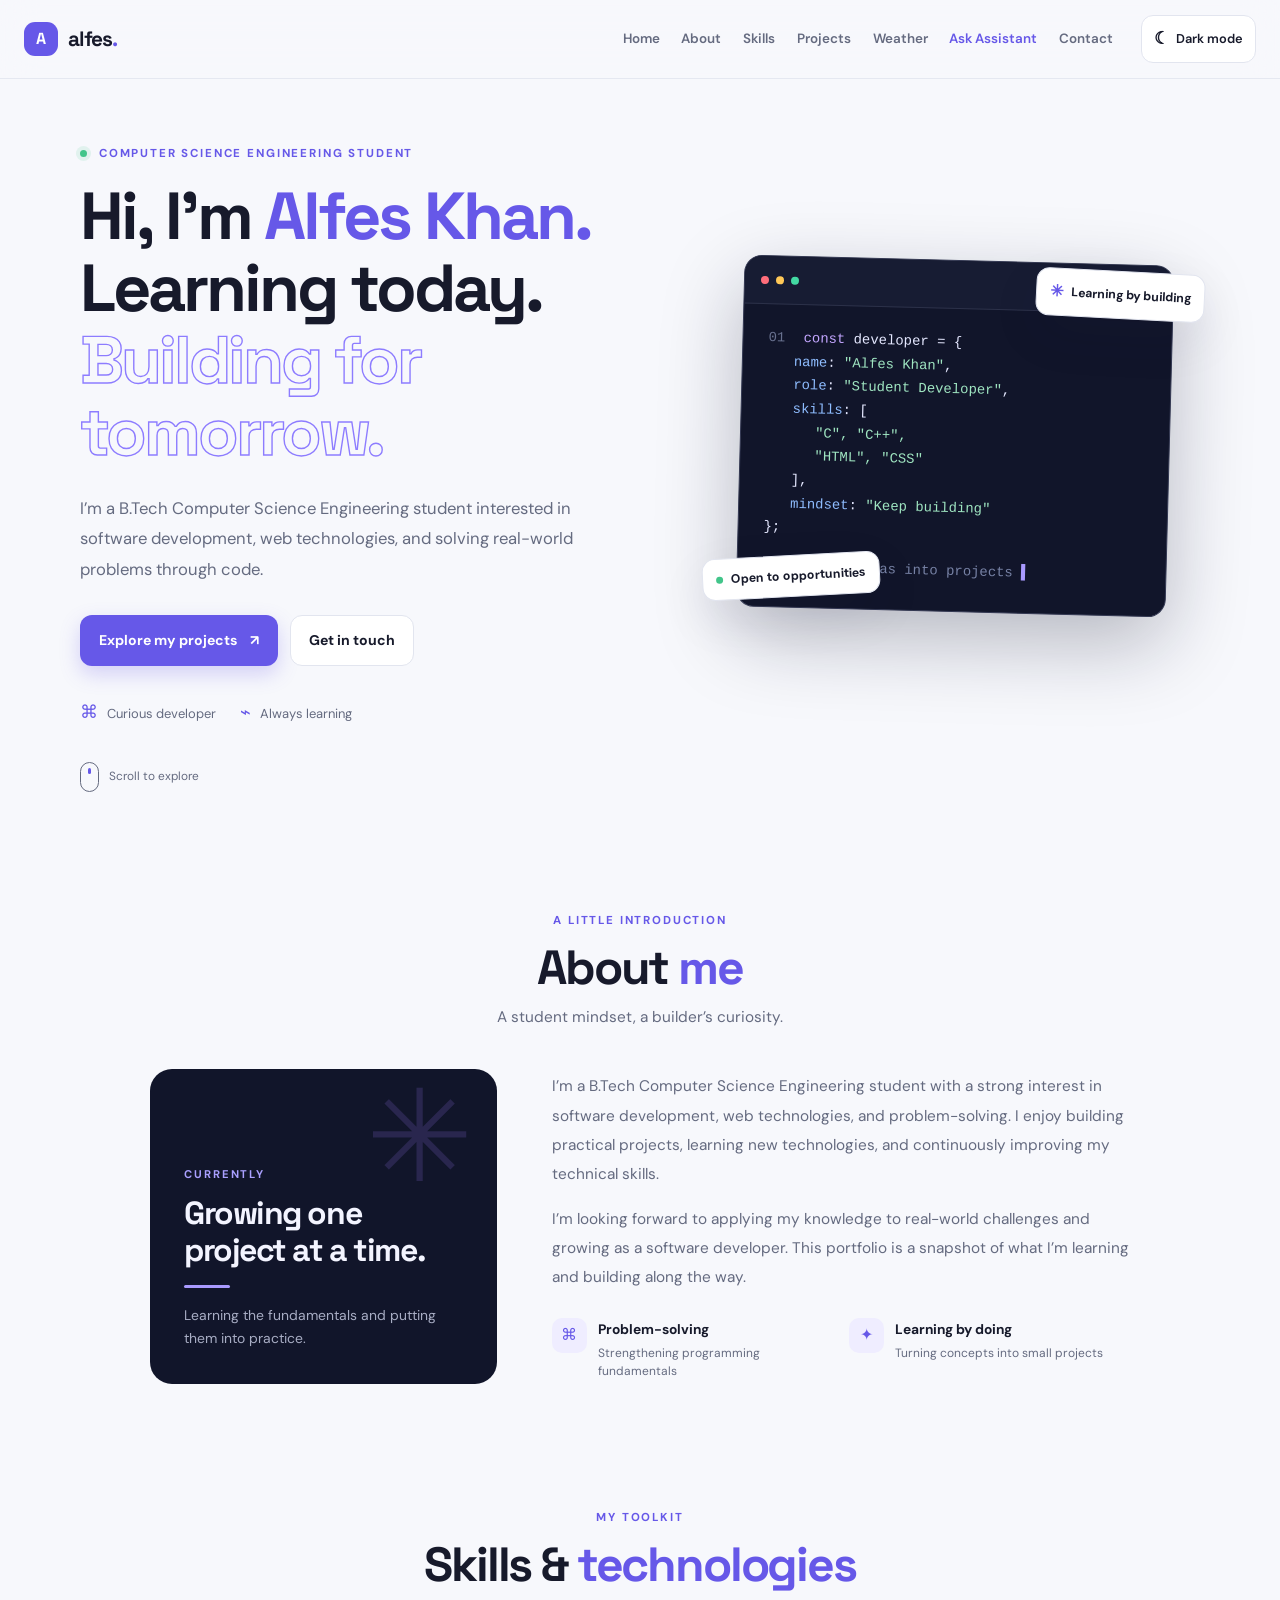
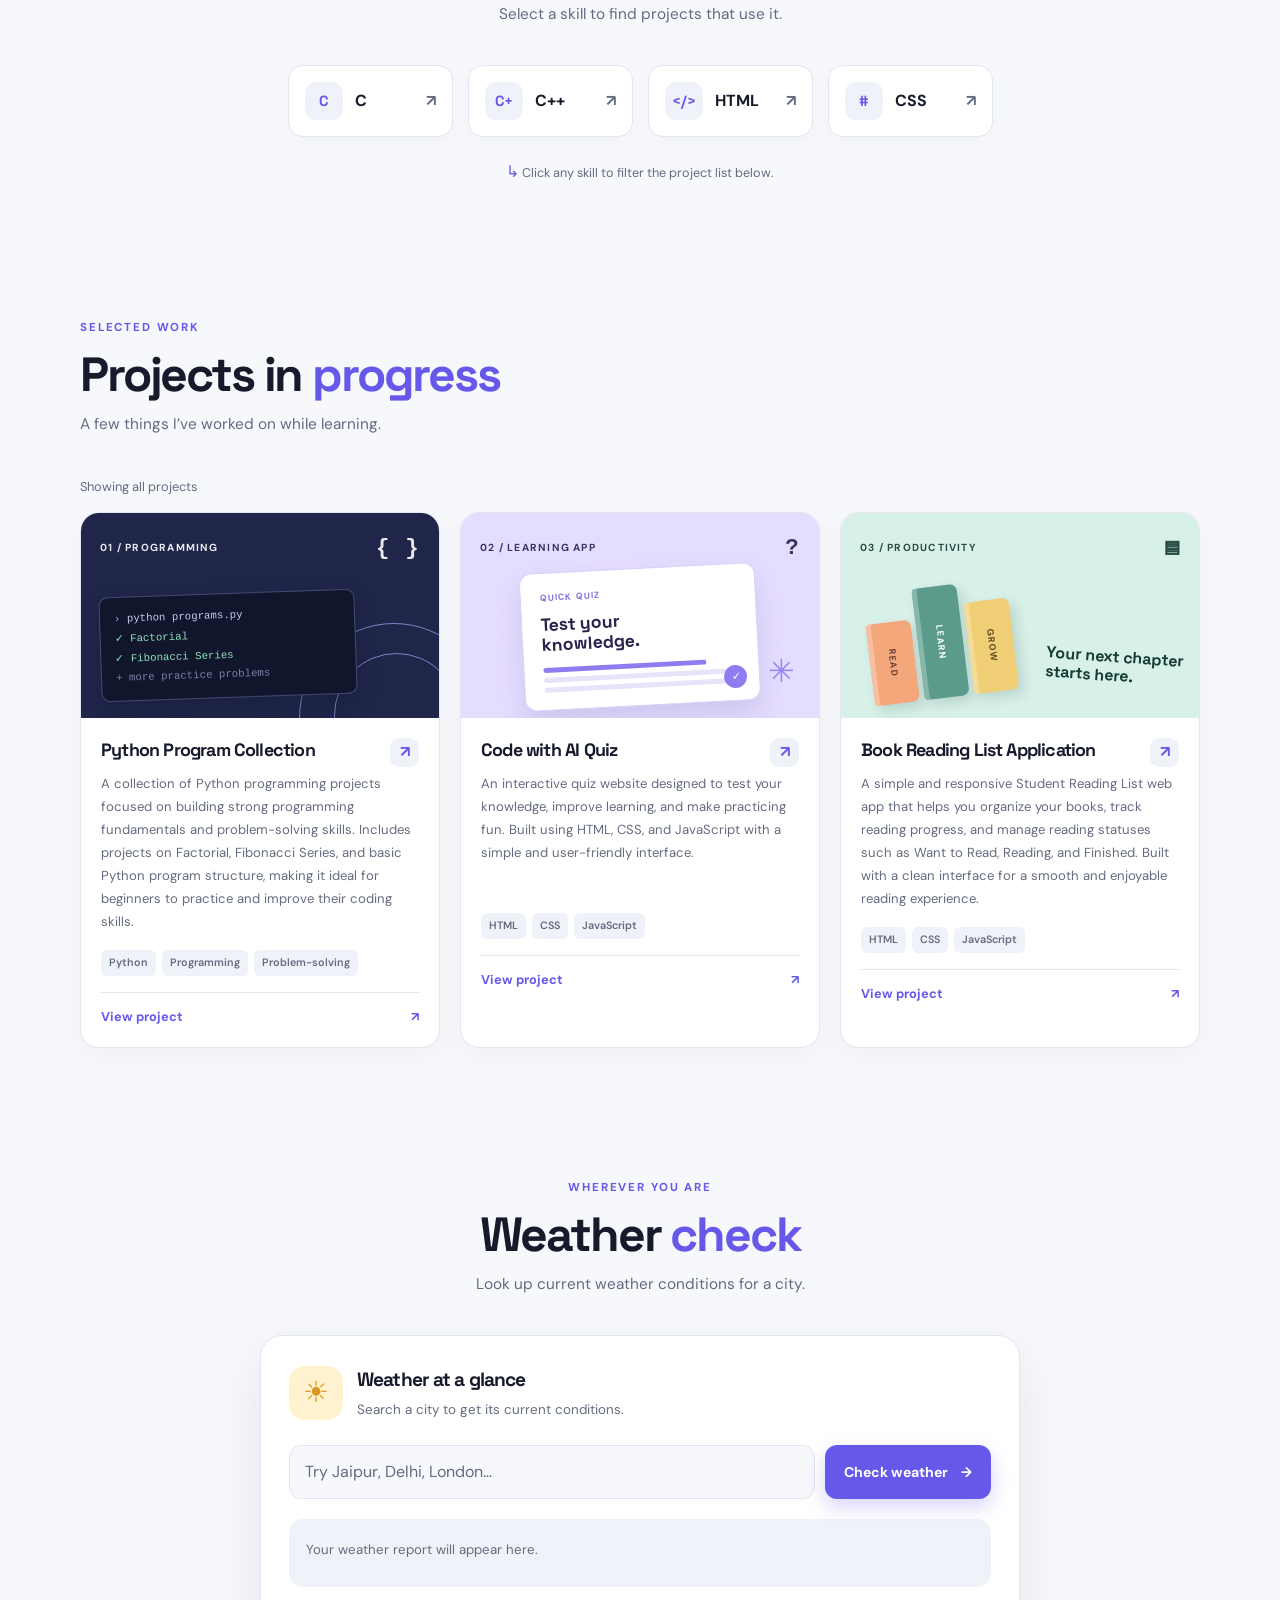
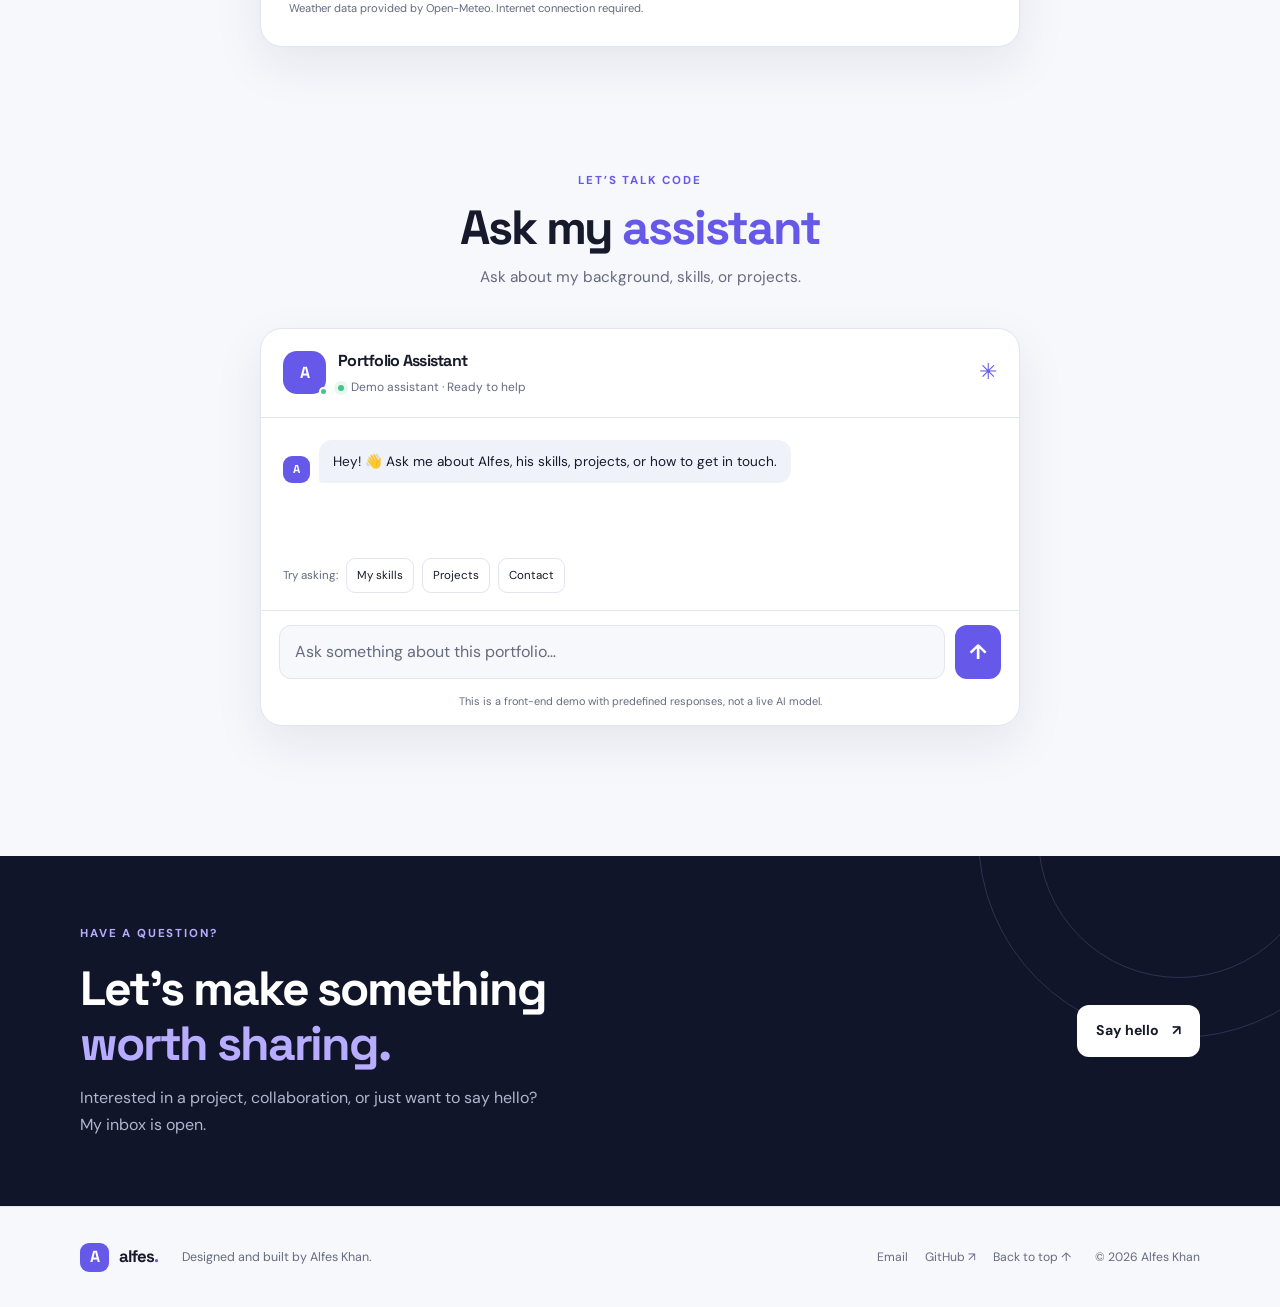
<file: index.html>
<!DOCTYPE html>
<html lang="en">
<head>
  <meta charset="UTF-8">
  <meta name="viewport" content="width=device-width, initial-scale=1.0">
  <meta name="theme-color" content="#0b1020">
  <meta name="description" content="Alfes Khan — B.Tech Computer Science Engineering student, developer, and project portfolio.">
  <title>Alfes Khan | Developer Portfolio</title>
  <link rel="preconnect" href="https://fonts.googleapis.com">
  <link rel="preconnect" href="https://fonts.gstatic.com" crossorigin>
  <link href="https://fonts.googleapis.com/css2?family=DM+Sans:wght@400;500;600;700&family=Space+Grotesk:wght@400;500;600;700&display=swap" rel="stylesheet">
  <link rel="stylesheet" href="style.css">
  <script src="script.js" defer></script>
</head>
<body>
  <a class="skip-link" href="#main">Skip to content</a>
  <header class="site-header" id="home">
    <div class="nav-wrap">
      <a class="brand" href="#home" aria-label="Alfes Khan home"><span class="brand-mark">A</span><span>alfes<span class="brand-dot">.</span></span></a>
      <button class="menu-toggle" id="menuToggle" type="button" aria-label="Open navigation" aria-expanded="false"><span></span><span></span><span></span></button>
      <nav class="main-nav" id="mainNav" aria-label="Main navigation">
        <a href="#home">Home</a><a href="#about">About</a><a href="#skills">Skills</a><a href="#projects">Projects</a><a href="#weather">Weather</a><a href="#assistant">Ask Assistant</a><a href="#contact">Contact</a>
      </nav>
      <button class="theme-toggle" id="themeToggle" type="button" aria-label="Switch to dark mode"><span id="themeIcon" aria-hidden="true">☾</span><span class="theme-label">Dark mode</span></button>
    </div>
  </header>

  <main id="main">
    <section class="hero section-shell" aria-labelledby="hero-title">
      <div class="hero-copy">
        <p class="eyebrow"><span class="status-dot"></span> COMPUTER SCIENCE ENGINEERING STUDENT</p>
        <h1 id="hero-title">Hi, I’m <span>Alfes Khan.</span><br>Learning today.<br><span class="outline-text">Building for tomorrow.</span></h1>
        <p class="hero-description">I’m a B.Tech Computer Science Engineering student interested in software development, web technologies, and solving real-world problems through code.</p>
        <div class="hero-actions"><a class="button button-primary" href="#projects">Explore my projects <span aria-hidden="true">↗</span></a><a class="button button-secondary" href="#contact">Get in touch</a></div>
        <div class="hero-meta"><span><span class="meta-icon">⌘</span> Curious developer</span><span><span class="meta-icon">⌁</span> Always learning</span></div>
      </div>
      <div class="hero-visual" aria-label="Developer profile card">
        <div class="visual-glow"></div><div class="code-window"><div class="window-bar"><span></span><span></span><span></span><small>alfes.dev</small></div><div class="code-content"><p><span class="code-muted">01</span> <span class="code-purple">const</span> developer = {</p><p class="indent"><span class="code-blue">name</span>: <span class="code-green">"Alfes Khan"</span>,</p><p class="indent"><span class="code-blue">role</span>: <span class="code-green">"Student Developer"</span>,</p><p class="indent"><span class="code-blue">skills</span>: [</p><p class="indent2"><span class="code-green">"C", "C++",</span></p><p class="indent2"><span class="code-green">"HTML", "CSS"</span></p><p class="indent">],</p><p class="indent"><span class="code-blue">mindset</span>: <span class="code-green">"Keep building"</span></p><p>};</p><p class="code-comment">// Turning ideas into projects <span class="cursor">▍</span></p></div></div>
        <div class="floating-chip chip-top"><span>✳</span> Learning by building</div><div class="floating-chip chip-bottom"><span class="chip-pulse"></span> Open to opportunities</div>
      </div>
      <a class="scroll-cue" href="#about"><span></span> Scroll to explore</a>
    </section>

    <section class="section section-shell" id="about" aria-labelledby="about-heading">
      <div class="section-heading"><p class="eyebrow">A LITTLE INTRODUCTION</p><h2 id="about-heading">About <span>me</span></h2><p class="section-subtitle">A student mindset, a builder’s curiosity.</p></div>
      <div class="about-grid"><div class="about-number-card"><span class="big-asterisk">✳</span><p class="card-kicker">CURRENTLY</p><h3>Growing one<br>project at a time.</h3><span class="mini-line"></span><p class="muted">Learning the fundamentals and putting them into practice.</p></div><div class="about-copy"><p>I’m a B.Tech Computer Science Engineering student with a strong interest in software development, web technologies, and problem-solving. I enjoy building practical projects, learning new technologies, and continuously improving my technical skills.</p><p>I’m looking forward to applying my knowledge to real-world challenges and growing as a software developer. This portfolio is a snapshot of what I’m learning and building along the way.</p><div class="about-points"><div><span class="point-icon">⌘</span><span><strong>Problem-solving</strong><small>Strengthening programming fundamentals</small></span></div><div><span class="point-icon">✦</span><span><strong>Learning by doing</strong><small>Turning concepts into small projects</small></span></div></div></div></div>
    </section>

    <section class="section section-shell" id="skills" aria-labelledby="skills-heading"><div class="section-heading"><p class="eyebrow">MY TOOLKIT</p><h2 id="skills-heading">Skills & <span>technologies</span></h2><p class="section-subtitle">Select a skill to find projects that use it.</p></div>
      <div class="skills-list" id="skillsList" aria-label="Clickable skills"><button class="skill-chip" type="button" data-skill="C" aria-pressed="false"><span class="skill-symbol">C</span><span>C</span><span class="skill-arrow">↗</span></button><button class="skill-chip" type="button" data-skill="C++" aria-pressed="false"><span class="skill-symbol">C+</span><span>C++</span><span class="skill-arrow">↗</span></button><button class="skill-chip" type="button" data-skill="HTML" aria-pressed="false"><span class="skill-symbol">&lt;/&gt;</span><span>HTML</span><span class="skill-arrow">↗</span></button><button class="skill-chip" type="button" data-skill="CSS" aria-pressed="false"><span class="skill-symbol">#</span><span>CSS</span><span class="skill-arrow">↗</span></button></div>
      <p class="skills-hint"><span aria-hidden="true">↳</span> Click any skill to filter the project list below.</p>
    </section>

    <section class="section section-shell projects-section" id="projects" aria-labelledby="projects-heading"><div class="section-heading section-heading-row"><div><p class="eyebrow">SELECTED WORK</p><h2 id="projects-heading">Projects in <span>progress</span></h2><p class="section-subtitle">A few things I’ve worked on while learning.</p></div><button class="text-button" id="clearFilter" type="button" hidden>Clear filter <span aria-hidden="true">×</span></button></div>
      <p class="filter-status" id="filterStatus" aria-live="polite">Showing all projects</p>
      <div class="projects-grid" id="projectsGrid">
        <article class="project-card" data-project-skills="Python" data-project-title="Python Program Collection"><div class="project-art art-code"><div class="art-topline"><span>01 / PROGRAMMING</span><span class="art-symbol">{ }</span></div><div class="terminal-graphic"><p><span>›</span> python programs.py</p><p class="terminal-green">✓ Factorial</p><p class="terminal-green">✓ Fibonacci Series</p><p class="terminal-muted">+ more practice problems</p></div><div class="art-orbit orbit-one"></div><div class="art-orbit orbit-two"></div></div><div class="project-body"><div class="project-title-row"><h3>Python Program Collection</h3><a class="project-link" href="https://github.com/AlfesKhan/python_program_collection.git" target="_blank" rel="noopener noreferrer" aria-label="Open Python Program Collection on GitHub">↗</a></div><p>A collection of Python programming projects focused on building strong programming fundamentals and problem-solving skills. Includes projects on Factorial, Fibonacci Series, and basic Python program structure, making it ideal for beginners to practice and improve their coding skills.</p><div class="project-tags"><span>Python</span><span>Programming</span><span>Problem-solving</span></div><a class="project-visit" href="https://github.com/AlfesKhan/python_program_collection.git" target="_blank" rel="noopener noreferrer">View project <span>↗</span></a></div></article>
        <article class="project-card" data-project-skills="HTML,CSS,JavaScript" data-project-title="Code with AI Quiz"><div class="project-art art-quiz"><div class="art-topline"><span>02 / LEARNING APP</span><span class="art-symbol">?</span></div><div class="quiz-card"><span class="quiz-label">QUICK QUIZ</span><strong>Test your<br>knowledge.</strong><div class="quiz-lines"><i></i><i></i><i></i></div><span class="quiz-check">✓</span></div><div class="quiz-spark">✳</div></div><div class="project-body"><div class="project-title-row"><h3>Code with AI Quiz</h3><a class="project-link" href="https://student-reading-list-71lf.bolt.host" target="_blank" rel="noopener noreferrer" aria-label="Open Code with AI Quiz">↗</a></div><p>An interactive quiz website designed to test your knowledge, improve learning, and make practicing fun. Built using HTML, CSS, and JavaScript with a simple and user-friendly interface.</p><div class="project-tags"><span>HTML</span><span>CSS</span><span>JavaScript</span></div><a class="project-visit" href="https://student-reading-list-71lf.bolt.host" target="_blank" rel="noopener noreferrer">View project <span>↗</span></a></div></article>
        <article class="project-card" data-project-skills="HTML,CSS,JavaScript" data-project-title="Book Reading List Application"><div class="project-art art-reading"><div class="art-topline"><span>03 / PRODUCTIVITY</span><span class="art-symbol">▤</span></div><div class="book-stack"><div class="book book-one"><span>READ</span></div><div class="book book-two"><span>LEARN</span></div><div class="book book-three"><span>GROW</span></div></div><div class="reading-note">Your next chapter<br>starts here.</div></div><div class="project-body"><div class="project-title-row"><h3>Book Reading List Application</h3><a class="project-link" href="https://quiz-ten-zeta-31.vercel.app/" target="_blank" rel="noopener noreferrer" aria-label="Open Book Reading List Application">↗</a></div><p>A simple and responsive Student Reading List web app that helps you organize your books, track reading progress, and manage reading statuses such as Want to Read, Reading, and Finished. Built with a clean interface for a smooth and enjoyable reading experience.</p><div class="project-tags"><span>HTML</span><span>CSS</span><span>JavaScript</span></div><a class="project-visit" href="https://quiz-ten-zeta-31.vercel.app/" target="_blank" rel="noopener noreferrer">View project <span>↗</span></a></div></article>
      </div>
      <div class="not-found" id="notFound" hidden><span class="not-found-icon">⌕</span><h3>No related project found</h3><p>There isn’t a project tagged with <strong id="missingSkill">this skill</strong> yet. Try another skill or view all projects.</p><button class="button button-secondary" id="showAllProjects" type="button">Show all projects</button></div>
    </section>

    <section class="section section-shell utility-section" id="weather" aria-labelledby="weather-heading"><div class="section-heading"><p class="eyebrow">WHEREVER YOU ARE</p><h2 id="weather-heading">Weather <span>check</span></h2><p class="section-subtitle">Look up current weather conditions for a city.</p></div><div class="weather-panel"><div class="weather-intro"><span class="weather-icon" aria-hidden="true">☀</span><div><h3>Weather at a glance</h3><p>Search a city to get its current conditions.</p></div></div><form class="weather-form" id="weatherForm"><label class="sr-only" for="cityInput">City name</label><input id="cityInput" name="city" type="search" placeholder="Try Jaipur, Delhi, London…" autocomplete="address-level2" required><button class="button button-primary" id="weatherButton" type="submit">Check weather <span aria-hidden="true">→</span></button></form><div class="weather-result" id="weatherResult" aria-live="polite"><span class="result-placeholder">Your weather report will appear here.</span></div><p class="tiny-note">Weather data provided by Open-Meteo. Internet connection required.</p></div></section>

    <section class="section section-shell" id="assistant" aria-labelledby="assistant-heading"><div class="section-heading"><p class="eyebrow">LET’S TALK CODE</p><h2 id="assistant-heading">Ask my <span>assistant</span></h2><p class="section-subtitle">Ask about my background, skills, or projects.</p></div><div class="assistant-panel"><div class="assistant-header"><div class="assistant-avatar">A<span></span></div><div><h3>Portfolio Assistant</h3><p><span class="status-dot"></span> Demo assistant · Ready to help</p></div><span class="assistant-sparkle">✳</span></div><div class="chat-messages" id="chatMessages" aria-live="polite" aria-label="Conversation"><div class="chat-message assistant-message"><span class="message-avatar">A</span><div class="message-bubble">Hey! 👋 Ask me about Alfes, his skills, projects, or how to get in touch.</div></div></div><div class="quick-questions"><span>Try asking:</span><button type="button" data-question="What skills do you have?">My skills</button><button type="button" data-question="Tell me about your projects">Projects</button><button type="button" data-question="How can I contact you?">Contact</button></div><form class="chat-form" id="chatForm"><label class="sr-only" for="userInput">Ask a question</label><input id="userInput" name="question" type="text" placeholder="Ask something about this portfolio…" maxlength="300" autocomplete="off" required><button class="send-button" id="sendButton" type="submit" aria-label="Send message">↑</button></form><p class="assistant-disclaimer">This is a front-end demo with predefined responses, not a live AI model.</p></div></section>

    <section class="contact-section" id="contact"><div class="section-shell contact-inner"><div><p class="eyebrow">HAVE A QUESTION?</p><h2>Let’s make something<br><span>worth sharing.</span></h2><p class="contact-copy">Interested in a project, collaboration, or just want to say hello? My inbox is open.</p></div><a class="button button-light" href="mailto:khanalfes29@gmail.com">Say hello <span aria-hidden="true">↗</span></a></div></section>
  </main>

  <footer class="site-footer"><div class="section-shell footer-inner"><a class="brand footer-brand" href="#home"><span class="brand-mark">A</span><span>alfes<span class="brand-dot">.</span></span></a><p>Designed and built by Alfes Khan.</p><div class="footer-links"><a href="mailto:khanalfes29@gmail.com">Email</a><a href="https://github.com/AlfesKhan" target="_blank" rel="noopener noreferrer">GitHub ↗</a><a href="#home">Back to top ↑</a></div><small>© <span id="currentYear"></span> Alfes Khan</small></div></footer>
</body>
</html>
</file>
<file: style.css>
:root{color-scheme:light;--bg:#f7f8fc;--surface:#fff;--surface-soft:#f0f2f9;--text:#171a2b;--muted:#656b80;--line:#e2e5ef;--accent:#6658e8;--accent-2:#8d7cff;--accent-soft:#efedff;--dark-panel:#11152a;--shadow:0 18px 50px rgba(26,31,63,.08);--radius:22px}*{box-sizing:border-box}html{scroll-behavior:smooth;scroll-padding-top:95px}body{margin:0;background:var(--bg);color:var(--text);font-family:"DM Sans",sans-serif;line-height:1.65;-webkit-font-smoothing:antialiased;transition:background .25s,color .25s}body.dark-mode{color-scheme:dark;--bg:#0c1020;--surface:#13182b;--surface-soft:#1a2037;--text:#f2f3fb;--muted:#a3aac2;--line:#2a3048;--accent:#a79bff;--accent-2:#c1b9ff;--accent-soft:#272345;--dark-panel:#080b16;--shadow:0 18px 50px rgba(0,0,0,.22)}a{color:inherit;text-decoration:none}button,input{font:inherit}button{cursor:pointer}button:focus-visible,a:focus-visible,input:focus-visible{outline:3px solid var(--accent-2);outline-offset:3px}.skip-link,.sr-only{position:absolute;width:1px;height:1px;padding:0;margin:-1px;overflow:hidden;clip:rect(0,0,0,0);white-space:nowrap;border:0}.skip-link:focus{width:auto;height:auto;clip:auto;margin:10px;padding:10px;background:var(--surface);z-index:1000}.section-shell{width:min(1120px,calc(100% - 48px));margin-inline:auto}.site-header{position:sticky;top:0;z-index:100;background:color-mix(in srgb,var(--bg) 88%,transparent);backdrop-filter:blur(18px);border-bottom:1px solid color-mix(in srgb,var(--line) 80%,transparent)}.nav-wrap{width:min(1240px,calc(100% - 48px));min-height:78px;margin:auto;display:flex;align-items:center;gap:28px}.brand{display:inline-flex;align-items:center;gap:10px;font-family:"Space Grotesk",sans-serif;font-weight:700;font-size:1.3rem;letter-spacing:-.06em;flex-shrink:0}.brand-mark{display:grid;place-items:center;width:34px;height:34px;border-radius:11px;background:var(--accent);color:#fff;font-size:1rem;letter-spacing:0}.brand-dot{color:var(--accent)}.main-nav{display:flex;align-items:center;justify-content:center;gap:clamp(12px,1.7vw,25px);margin-left:auto}.main-nav a{font-size:.84rem;font-weight:600;color:var(--muted);transition:color .2s}.main-nav a:hover,.main-nav a.active{color:var(--accent)}.theme-toggle{border:1px solid var(--line);background:var(--surface);color:var(--text);border-radius:12px;padding:9px 12px;display:flex;align-items:center;gap:7px;font-size:.8rem;font-weight:600;white-space:nowrap}.theme-toggle span:first-child{font-size:1.05rem}.menu-toggle{display:none;border:1px solid var(--line);background:var(--surface);color:var(--text);border-radius:10px;padding:9px}.hero{min-height:650px;position:relative;display:grid;grid-template-columns:1.08fr .92fr;align-items:center;gap:54px;padding-top:65px;padding-bottom:90px}.eyebrow{font-size:.72rem;font-weight:700;letter-spacing:.16em;color:var(--accent);margin:0 0 18px}.status-dot{display:inline-block;width:7px;height:7px;background:#42c58a;border-radius:50%;margin-right:7px;box-shadow:0 0 0 4px rgba(66,197,138,.12)}h1,h2,h3,p{margin-top:0}h1,h2,h3{font-family:"Space Grotesk",sans-serif;letter-spacing:-.045em}h1{font-size:clamp(2.7rem,5.2vw,4.6rem);line-height:1.08;margin-bottom:24px;font-weight:700}h1>span:first-child,h2 span{color:var(--accent)}.outline-text{color:transparent;-webkit-text-stroke:1.4px var(--accent-2)}.hero-description{font-size:1.04rem;color:var(--muted);max-width:520px;line-height:1.85}.hero-actions{display:flex;gap:12px;flex-wrap:wrap;margin-top:30px}.button{display:inline-flex;align-items:center;justify-content:center;gap:13px;border-radius:12px;padding:13px 18px;font-weight:700;font-size:.88rem;border:1px solid transparent;transition:transform .2s,box-shadow .2s,background .2s}.button:hover{transform:translateY(-2px)}.button-primary{background:var(--accent);color:white;box-shadow:0 8px 20px color-mix(in srgb,var(--accent) 25%,transparent)}.button-primary:hover{background:var(--accent-2);color:#fff}.button-secondary{background:var(--surface);border-color:var(--line);color:var(--text)}.hero-meta{display:flex;gap:24px;flex-wrap:wrap;margin-top:32px;color:var(--muted);font-size:.81rem}.meta-icon{color:var(--accent);font-size:1.1rem;margin-right:6px}.hero-visual{position:relative;display:grid;place-items:center;min-height:400px}.visual-glow{position:absolute;width:340px;height:340px;border-radius:50%;background:radial-gradient(circle,color-mix(in srgb,var(--accent) 24%,transparent),transparent 70%);filter:blur(8px)}.code-window{position:relative;z-index:2;width:min(100%,430px);border-radius:18px;overflow:hidden;background:#11152a;box-shadow:0 28px 80px rgba(15,18,42,.28);border:1px solid #343953;transform:rotate(1.5deg)}.window-bar{height:48px;display:flex;align-items:center;gap:7px;padding:0 16px;border-bottom:1px solid #2c3149;background:#171c33}.window-bar>span{width:8px;height:8px;border-radius:50%;background:#ff6d7b}.window-bar>span:nth-child(2){background:#ffc857}.window-bar>span:nth-child(3){background:#43d9a3}.window-bar small{margin-left:auto;color:#7f88a7;font-size:.72rem}.code-content{padding:22px 25px 27px;color:#e5e8ff;font-family:monospace;font-size:clamp(.72rem,1.25vw,.87rem);line-height:1.7}.code-content p{margin:0}.code-muted{color:#68718f;margin-right:10px}.code-purple{color:#c3a6ff}.code-blue{color:#8fbdff}.code-green{color:#9fe5c1}.indent{padding-left:26px!important}.indent2{padding-left:49px!important}.code-comment{color:#7782a5;margin-top:16px!important}.cursor{color:#a99aff;animation:blink 1s step-end infinite}@keyframes blink{50%{opacity:0}}.floating-chip{position:absolute;z-index:3;background:var(--surface);border:1px solid var(--line);box-shadow:var(--shadow);border-radius:13px;padding:10px 13px;font-size:.77rem;font-weight:700;display:flex;align-items:center;gap:8px}.floating-chip>span:first-child{color:var(--accent);font-size:1rem}.chip-top{top:35px;right:-5px;transform:rotate(3deg)}.chip-bottom{bottom:38px;left:-8px;transform:rotate(-3deg)}.chip-pulse{width:7px;height:7px;border-radius:50%;background:#42c58a}.scroll-cue{position:absolute;bottom:25px;left:0;display:flex;align-items:center;gap:10px;color:var(--muted);font-size:.74rem}.scroll-cue span{height:30px;width:19px;border:1px solid var(--muted);border-radius:15px;position:relative}.scroll-cue span:after{content:"";position:absolute;top:5px;left:7px;width:3px;height:6px;border-radius:2px;background:var(--accent)}.section{padding-top:94px;padding-bottom:30px}.section-heading{text-align:center;margin-bottom:38px}.section-heading .eyebrow{margin-bottom:10px}.section-heading h2,.contact-inner h2{font-size:clamp(2rem,4vw,3rem);line-height:1.15;margin-bottom:10px}.section-subtitle{color:var(--muted);margin:0;font-size:.96rem}.about-grid{display:grid;grid-template-columns:.75fr 1.25fr;gap:55px;align-items:center;max-width:980px;margin:auto}.about-number-card{position:relative;overflow:hidden;padding:34px;border-radius:var(--radius);background:var(--dark-panel);color:#f3f4ff;min-height:315px;display:flex;flex-direction:column;justify-content:flex-end}.big-asterisk{position:absolute;top:5px;right:24px;font-size:8rem;line-height:1;color:#29264e}.card-kicker{color:#aaa0ff;font-size:.7rem;font-weight:700;letter-spacing:.17em;margin-bottom:12px}.about-number-card h3{font-size:2rem;line-height:1.15;margin-bottom:16px}.mini-line{width:46px;height:3px;background:#a99aff;border-radius:4px;margin-bottom:16px}.muted{color:#a8adc4;font-size:.87rem;margin:0}.about-copy>p{color:var(--muted);line-height:1.9;font-size:.96rem}.about-points{display:grid;grid-template-columns:1fr 1fr;gap:16px;margin-top:26px}.about-points>div{display:flex;gap:11px;align-items:flex-start}.point-icon{width:35px;height:35px;display:grid;place-items:center;background:var(--accent-soft);color:var(--accent);border-radius:10px;flex-shrink:0}.about-points strong,.about-points small{display:block}.about-points strong{font-size:.86rem}.about-points small{color:var(--muted);font-size:.75rem;line-height:1.5;margin-top:3px}.skills-list{display:flex;justify-content:center;gap:15px;flex-wrap:wrap}.skill-chip{min-width:165px;display:flex;align-items:center;gap:12px;padding:16px;border:1px solid var(--line);border-radius:15px;background:var(--surface);color:var(--text);font-weight:700;box-shadow:0 5px 20px rgba(25,30,65,.025);transition:transform .2s,border-color .2s,background .2s}.skill-chip:hover,.skill-chip[aria-pressed="true"]{transform:translateY(-4px);border-color:var(--accent);background:var(--accent-soft)}.skill-symbol{width:38px;height:38px;border-radius:11px;display:grid;place-items:center;background:var(--surface-soft);color:var(--accent);font-family:"Space Grotesk",sans-serif;font-size:.92rem}.skill-arrow{margin-left:auto;color:var(--muted)}.skills-hint{text-align:center;font-size:.79rem;color:var(--muted);margin-top:22px}.skills-hint span{color:var(--accent);font-size:1rem}.projects-section{padding-top:90px}.section-heading-row{display:flex;align-items:end;justify-content:space-between;text-align:left}.section-heading-row .section-subtitle{margin-top:8px}.text-button{border:0;background:transparent;color:var(--accent);font-weight:700;padding:10px}.filter-status{font-size:.8rem;color:var(--muted);margin:0 0 15px}.projects-grid{display:grid;grid-template-columns:repeat(3,minmax(0,1fr));gap:20px}.project-card{overflow:hidden;border:1px solid var(--line);border-radius:19px;background:var(--surface);box-shadow:0 8px 30px rgba(20,24,52,.035);transition:transform .25s,box-shadow .25s,border-color .25s}.project-card:hover{transform:translateY(-6px);box-shadow:var(--shadow);border-color:color-mix(in srgb,var(--accent) 35%,var(--line))}.project-card[hidden]{display:none}.project-art{height:205px;position:relative;overflow:hidden;padding:17px 19px;color:#fff}.art-code{background:#20264a}.art-quiz{background:#e5ddff;color:#28224d}.art-reading{background:#d7f0e8;color:#163c36}.art-topline{display:flex;justify-content:space-between;align-items:center;position:relative;z-index:2;font-size:.64rem;letter-spacing:.12em;font-weight:700;opacity:.9}.art-symbol{font-family:monospace;font-size:1.4rem}.terminal-graphic{position:relative;z-index:2;margin-top:26px;background:#11162d;border:1px solid #444a70;border-radius:9px;padding:12px 14px;font-family:monospace;font-size:.67rem;line-height:1.85;transform:rotate(-2deg);width:80%;box-shadow:0 10px 20px #11162d50}.terminal-graphic p{margin:0}.terminal-graphic p:first-child{color:#c4c9e9}.terminal-graphic p:first-child span{color:#a99aff}.terminal-green{color:#8fe0b8}.terminal-muted{color:#7881a7}.art-orbit{position:absolute;border:1px solid #7f82c4;border-radius:50%;width:190px;height:190px;right:-50px;bottom:-95px}.orbit-two{width:125px;height:125px;right:-20px;bottom:-60px}.quiz-card{position:absolute;left:50%;top:57%;transform:translate(-50%,-45%) rotate(-3deg);width:66%;padding:17px 19px;background:#fff;border:1px solid #d7d0ff;border-radius:12px;box-shadow:0 13px 25px #4b3c8c25}.quiz-label{display:block;font-size:.55rem;font-weight:700;letter-spacing:.13em;color:#8273dc;margin-bottom:9px}.quiz-card strong{font-family:"Space Grotesk",sans-serif;font-size:1.1rem;line-height:1.15;display:block}.quiz-lines{display:grid;gap:5px;margin-top:13px}.quiz-lines i{height:5px;background:#e7e4fa;border-radius:4px}.quiz-lines i:first-child{background:#8e7df0;width:83%}.quiz-check{position:absolute;right:12px;bottom:12px;width:23px;height:23px;display:grid;place-items:center;border-radius:50%;background:#8e7df0;color:#fff;font-size:.7rem}.quiz-spark{position:absolute;right:24px;bottom:20px;font-size:2rem;color:#9688f0}.book-stack{position:absolute;left:27px;bottom:20px;display:flex;align-items:end;gap:5px;transform:rotate(-7deg)}.book{width:45px;height:94px;border-radius:4px 7px 7px 4px;box-shadow:inset 5px 0 0 #ffffff45,5px 6px 12px #173e3525;display:flex;align-items:center;justify-content:center;writing-mode:vertical-rl;font-size:.57rem;letter-spacing:.12em;font-weight:700}.book-one{height:82px;background:#f5a77c;color:#693f32}.book-two{height:112px;background:#5b9b8c;color:#fff}.book-three{height:92px;background:#efce75;color:#5d4b20}.reading-note{position:absolute;right:16px;bottom:32px;font-family:"Space Grotesk",sans-serif;font-size:1rem;font-weight:700;line-height:1.2;transform:rotate(4deg)}.project-body{padding:20px;display:flex;flex-direction:column;min-height:292px}.project-title-row{display:flex;align-items:flex-start;justify-content:space-between;gap:8px}.project-title-row h3{font-size:1.12rem;line-height:1.3;margin:0 0 12px}.project-link{width:29px;height:29px;border-radius:9px;display:grid;place-items:center;flex-shrink:0;background:var(--surface-soft);color:var(--accent);font-weight:700}.project-body>p{color:var(--muted);font-size:.82rem;line-height:1.75;margin-bottom:16px}.project-tags{display:flex;gap:6px;flex-wrap:wrap;margin-top:auto;margin-bottom:16px}.project-tags span{background:var(--surface-soft);color:var(--muted);border-radius:6px;padding:4px 8px;font-size:.67rem;font-weight:600}.project-visit{display:flex;justify-content:space-between;align-items:center;padding-top:13px;border-top:1px solid var(--line);font-size:.8rem;font-weight:700;color:var(--accent)}.not-found{text-align:center;background:var(--surface);border:1px dashed var(--line);border-radius:18px;padding:40px 20px}.not-found[hidden]{display:none}.not-found-icon{display:grid;place-items:center;width:50px;height:50px;border-radius:15px;background:var(--accent-soft);color:var(--accent);font-size:1.7rem;margin:0 auto 14px}.not-found h3{font-size:1.3rem;margin-bottom:8px}.not-found p{color:var(--muted);font-size:.9rem}.utility-section{padding-top:100px}.weather-panel{max-width:760px;margin:auto;padding:28px;border:1px solid var(--line);border-radius:var(--radius);background:var(--surface);box-shadow:var(--shadow)}.weather-intro{display:flex;gap:14px;align-items:center;margin-bottom:24px}.weather-icon{width:54px;height:54px;border-radius:16px;background:#fff3cf;color:#d99822;display:grid;place-items:center;font-size:1.8rem}.weather-intro h3{font-size:1.2rem;margin-bottom:3px}.weather-intro p{font-size:.84rem;color:var(--muted);margin:0}.weather-form{display:flex;gap:10px}.weather-form input,.chat-form input{min-width:0;flex:1;border:1px solid var(--line);border-radius:12px;background:var(--bg);color:var(--text);padding:13px 15px;outline-offset:2px}.weather-form input::placeholder,.chat-form input::placeholder{color:var(--muted)}.weather-result{margin-top:20px;min-height:68px;border-radius:14px;background:var(--surface-soft);padding:17px}.result-placeholder{color:var(--muted);font-size:.83rem}.weather-current{display:grid;grid-template-columns:1fr auto;align-items:center;gap:10px}.weather-place{font-weight:700;font-family:"Space Grotesk",sans-serif;font-size:1.1rem}.weather-description{text-transform:capitalize;color:var(--muted);font-size:.82rem}.weather-temperature{font-family:"Space Grotesk",sans-serif;font-size:2rem;font-weight:700;color:var(--accent)}.weather-details{grid-column:1/-1;display:flex;gap:20px;flex-wrap:wrap;border-top:1px solid var(--line);padding-top:12px;margin-top:5px;color:var(--muted);font-size:.8rem}.tiny-note{font-size:.7rem;color:var(--muted);margin:12px 0 0}.assistant-panel{max-width:760px;margin:auto;background:var(--surface);border:1px solid var(--line);border-radius:var(--radius);overflow:hidden;box-shadow:var(--shadow)}.assistant-header{display:flex;align-items:center;gap:12px;padding:19px 22px;border-bottom:1px solid var(--line)}.assistant-avatar,.message-avatar{display:grid;place-items:center;background:var(--accent);color:white;font-family:"Space Grotesk",sans-serif;font-weight:700}.assistant-avatar{width:43px;height:43px;border-radius:14px;position:relative}.assistant-avatar>span{position:absolute;width:9px;height:9px;background:#42c58a;border:2px solid var(--surface);border-radius:50%;right:-2px;bottom:-2px}.assistant-header h3{font-size:1rem;margin:0 0 3px}.assistant-header p{font-size:.75rem;color:var(--muted);margin:0}.assistant-header .status-dot{width:6px;height:6px;margin-right:4px}.assistant-sparkle{margin-left:auto;color:var(--accent);font-size:1.4rem}.chat-messages{padding:22px;min-height:140px;max-height:340px;overflow-y:auto;display:flex;flex-direction:column;gap:14px}.chat-message{display:flex;gap:9px;align-items:flex-end;max-width:90%}.user-message{align-self:flex-end;flex-direction:row-reverse}.message-avatar{width:27px;height:27px;border-radius:9px;font-size:.72rem;flex-shrink:0}.user-message .message-avatar{background:var(--surface-soft);color:var(--accent)}.message-bubble{background:var(--surface-soft);padding:11px 14px;border-radius:13px 13px 13px 4px;font-size:.85rem;line-height:1.6;overflow-wrap:anywhere}.user-message .message-bubble{background:var(--accent);color:#fff;border-radius:13px 13px 4px 13px}.quick-questions{display:flex;align-items:center;gap:8px;flex-wrap:wrap;padding:0 22px 17px}.quick-questions>span{color:var(--muted);font-size:.72rem}.quick-questions button{border:1px solid var(--line);background:var(--surface);color:var(--text);padding:7px 10px;border-radius:9px;font-size:.72rem}.quick-questions button:hover{border-color:var(--accent);color:var(--accent)}.chat-form{display:flex;gap:10px;padding:14px 18px;border-top:1px solid var(--line)}.send-button{width:46px;flex-shrink:0;border:0;border-radius:12px;background:var(--accent);color:#fff;font-size:1.3rem;font-weight:700}.assistant-disclaimer{text-align:center;font-size:.68rem;color:var(--muted);padding:0 15px 14px;margin:0}.contact-section{margin-top:100px;background:var(--dark-panel);color:#fff;overflow:hidden;position:relative}.contact-section:before,.contact-section:after{content:"";position:absolute;border:1px solid #343052;border-radius:50%;pointer-events:none}.contact-section:before{width:400px;height:400px;right:-100px;top:-220px}.contact-section:after{width:280px;height:280px;right:-40px;top:-160px}.contact-inner{padding-top:68px;padding-bottom:68px;display:flex;justify-content:space-between;align-items:center;gap:35px;position:relative;z-index:1}.contact-inner .eyebrow{color:#b7acff}.contact-inner h2{margin-bottom:14px}.contact-inner h2 span{color:#b7acff}.contact-copy{color:#b1b5cd;max-width:470px;margin-bottom:0}.button-light{background:#fff;color:#171a2b;white-space:nowrap}.button-light:hover{background:#e9e5ff}.site-footer{border-top:1px solid var(--line)}.footer-inner{min-height:100px;display:flex;align-items:center;gap:24px;flex-wrap:wrap;padding-top:22px;padding-bottom:22px}.footer-brand{font-size:1.05rem}.footer-brand .brand-mark{width:29px;height:29px;border-radius:9px}.footer-inner>p{color:var(--muted);font-size:.78rem;margin:0}.footer-links{display:flex;gap:17px;margin-left:auto}.footer-links a,.footer-inner small{font-size:.76rem;color:var(--muted)}.footer-links a:hover{color:var(--accent)}@media(max-width:1050px){.nav-wrap{gap:16px}.main-nav{gap:13px}.main-nav a{font-size:.78rem}.theme-label{display:none}.theme-toggle{padding:9px 11px}.hero{gap:25px}.projects-grid{grid-template-columns:repeat(2,minmax(0,1fr))}}@media(max-width:760px){.section-shell{width:min(100% - 36px,600px)}.nav-wrap{width:calc(100% - 36px);min-height:68px}.menu-toggle{display:flex;flex-direction:column;gap:4px;margin-left:auto}.menu-toggle span{display:block;width:18px;height:2px;background:var(--text);border-radius:3px}.main-nav{display:none;position:absolute;top:67px;left:0;right:0;padding:15px 18px 20px;background:var(--surface);border-bottom:1px solid var(--line);box-shadow:var(--shadow);flex-direction:column;align-items:stretch;gap:0}.main-nav.open{display:flex}.main-nav a{padding:10px 8px;font-size:.9rem}.theme-toggle{margin-left:0}.hero{grid-template-columns:1fr;padding-top:65px;padding-bottom:78px;gap:30px;min-height:auto}.hero-copy{max-width:580px}.hero-visual{min-height:340px;margin:0 10px}.code-window{max-width:430px}.chip-top{right:-3px;top:16px}.chip-bottom{left:-2px;bottom:16px}.scroll-cue{bottom:15px}.section{padding-top:70px}.about-grid{grid-template-columns:1fr;gap:28px}.about-number-card{min-height:260px}.about-points{gap:10px}.skills-list{display:grid;grid-template-columns:repeat(2,minmax(0,1fr));gap:10px}.skill-chip{min-width:0;padding:12px}.projects-grid{grid-template-columns:1fr}.project-art{height:220px}.project-body{min-height:0}.section-heading-row{align-items:flex-start}.weather-panel{padding:20px}.weather-form{flex-direction:column}.weather-form .button{width:100%}.contact-inner{padding-top:55px;padding-bottom:55px;align-items:flex-start;flex-direction:column}.contact-section{margin-top:75px}.footer-inner{gap:15px}.footer-inner>p{width:calc(100% - 70px)}.footer-links{width:100%;margin-left:0;order:3}.footer-inner small{margin-left:auto;order:2}}@media(max-width:420px){h1{font-size:2.55rem}.hero-meta{gap:12px}.hero-visual{min-height:300px}.code-content{padding:17px;font-size:.68rem}.floating-chip{font-size:.68rem;padding:8px 10px}.about-points{grid-template-columns:1fr}.section-heading h2{font-size:2rem}.project-art{height:195px}.quick-questions{padding-inline:14px}.chat-messages{padding:16px}.chat-form{padding:12px}.weather-details{gap:12px}}@media(prefers-reduced-motion:reduce){*,*::before,*::after{scroll-behavior:auto!important;animation-duration:.01ms!important;animation-iteration-count:1!important;transition-duration:.01ms!important}}
</file>
